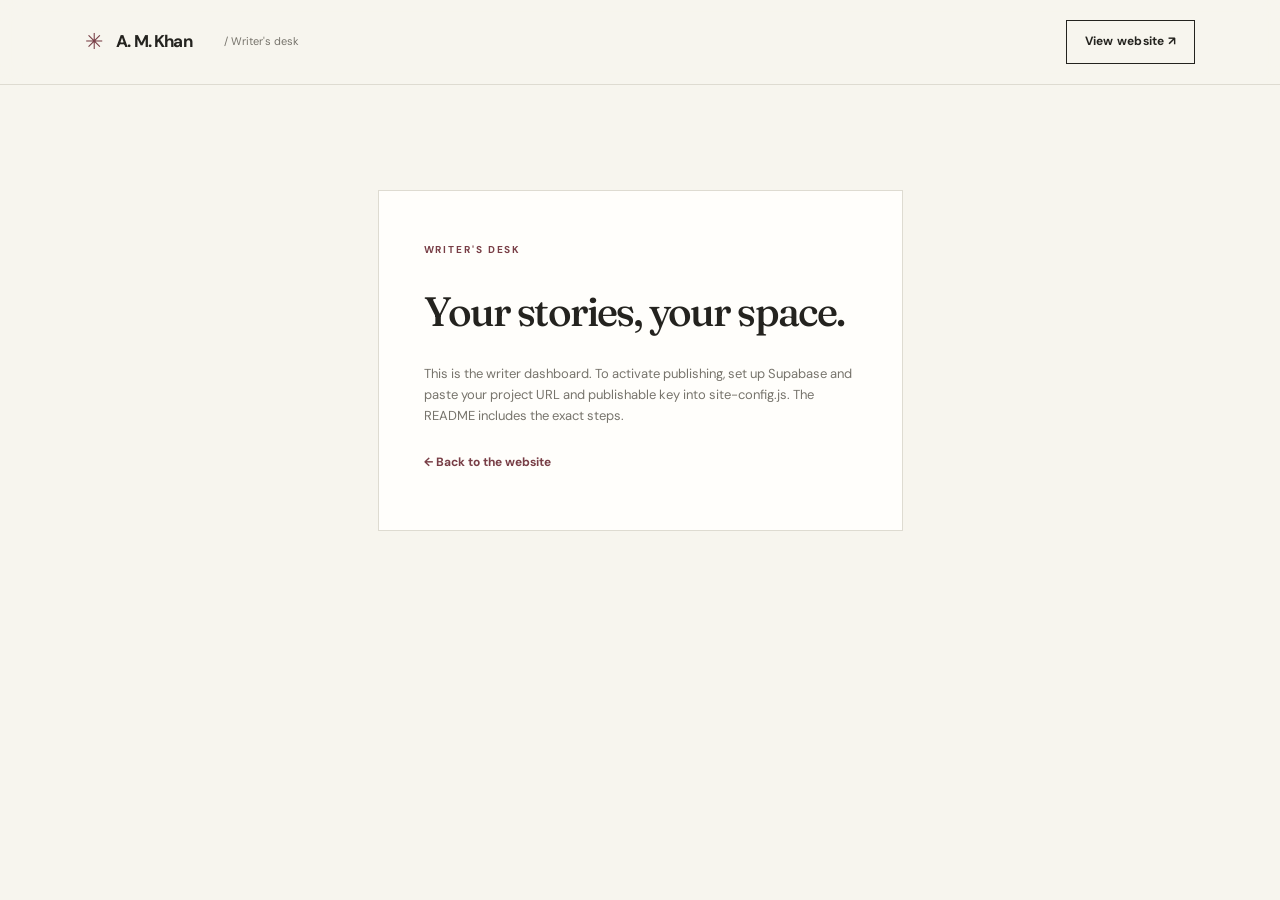
<file: admin.html>
<!doctype html>
<html lang="en">
<head>
  <meta charset="utf-8" />
  <meta name="viewport" content="width=device-width, initial-scale=1" />
  <meta name="theme-color" content="#f7f5ee" />
  <title>Writer's Desk — A. M. Khan</title>
  <link rel="icon" type="image/svg+xml" href="./favicon.svg" />
  <link rel="preconnect" href="https://fonts.googleapis.com" />
  <link rel="preconnect" href="https://fonts.gstatic.com" crossorigin />
  <link href="https://fonts.googleapis.com/css2?family=DM+Sans:wght@400;500;600;700&family=Fraunces:opsz,wght,SOFT,WONK@9..144,400,0,0;9..144,500,0,0;9..144,600,0,0&display=swap" rel="stylesheet" />
  <link rel="stylesheet" href="./styles.css" />
</head>
<body class="admin-body">
  <header class="site-header"><div class="site-shell header-inner"><a href="./" class="wordmark"><span class="wordmark-symbol">✳</span><span data-brand-name>A. M. Khan</span></a><span class="desk-label">/ Writer's desk</span><a href="./" class="header-cta">View website ↗</a></div></header>
  <main id="admin-main" class="site-shell admin-main" tabindex="-1"><div class="loading-screen">Opening the desk...</div></main>
  <div id="toast" role="status" aria-live="polite" class="toast" hidden></div>
  <script type="module" src="./admin.js?v=20261111-categories-v3"></script>
</body>
</html>
</file>
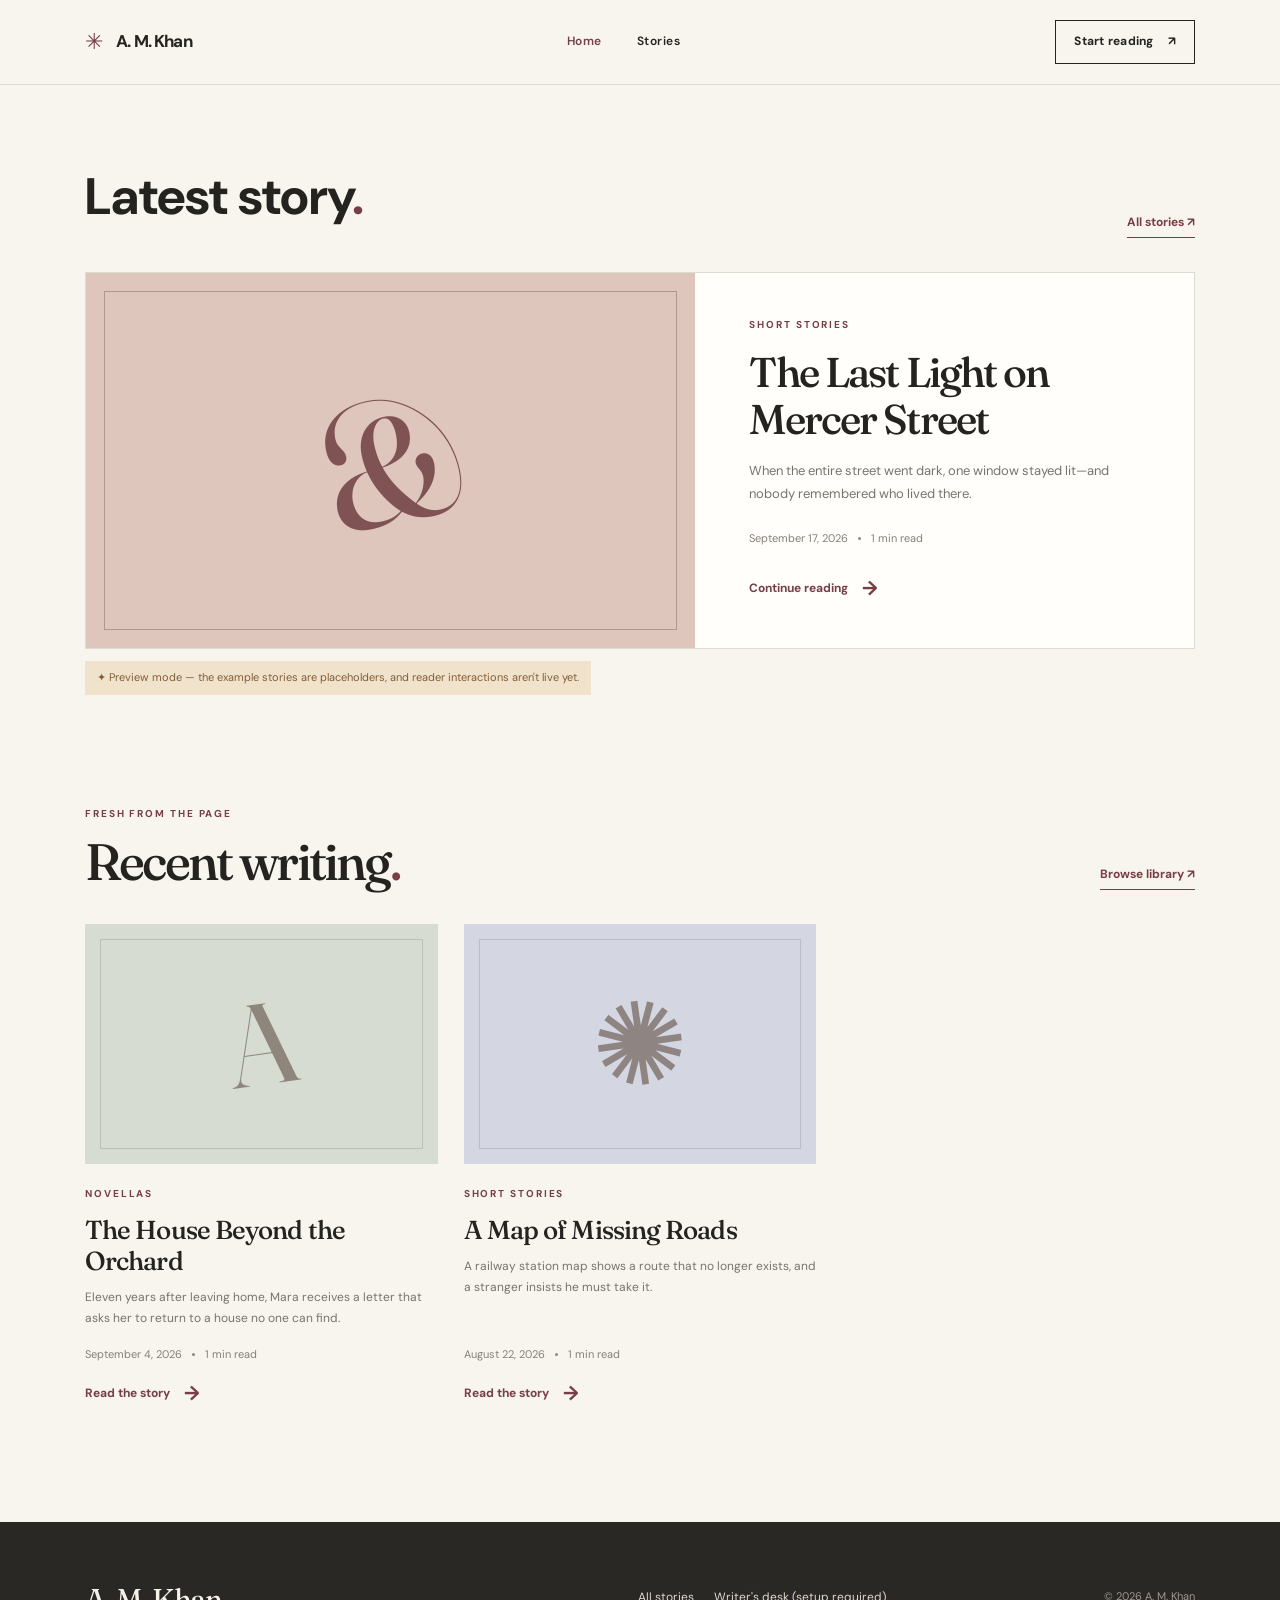
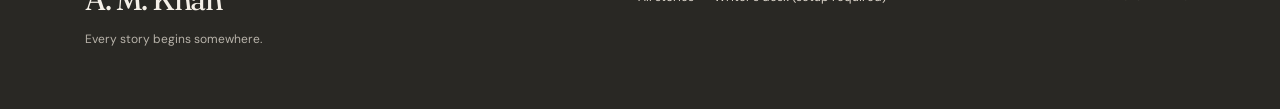
<file: preview.html>
<!doctype html>
<html lang="en">
<head>
  <meta charset="utf-8" />
  <meta name="viewport" content="width=device-width, initial-scale=1" />
  <meta name="theme-color" content="#f7f5ee" />
  <meta name="description" content="Short stories and novellas by A. M. Khan." />
  <title>A. M. Khan — Website Preview</title>
  <link rel="icon" type="image/svg+xml" href="./favicon.svg" />
  <link rel="preconnect" href="https://fonts.googleapis.com" />
  <link rel="preconnect" href="https://fonts.gstatic.com" crossorigin />
  <link href="https://fonts.googleapis.com/css2?family=DM+Sans:wght@400;500;600;700&family=Fraunces:opsz,wght,SOFT,WONK@9..144,400,0,0;9..144,500,0,0;9..144,600,0,0&display=swap" rel="stylesheet" />
  <style>
:root{--paper:#f7f5ee;--white:#fffefb;--ink:#24231f;--muted:#77746c;--accent:#783e46;--accent-hover:#5f2e36;--line:#dedbd1;--peach:#edd4be;--sand:#e9e2d3;--blue:#cbd8df;--shadow:0 24px 66px rgba(40,33,28,.09);--serif:'Fraunces',Georgia,serif;--sans:'DM Sans',Arial,sans-serif}
*{box-sizing:border-box}html{scroll-behavior:smooth}body{margin:0;background:var(--paper);color:var(--ink);font-family:var(--sans);font-size:15px;line-height:1.6;-webkit-font-smoothing:antialiased}button,input,textarea,select{font:inherit}button{cursor:pointer}a{color:inherit;text-decoration:none}img{display:block;max-width:100%}::selection{background:#e5c8c5;color:#41262b}*:focus-visible{outline:3px solid #ba8588;outline-offset:3px}.site-shell{max-width:1190px;margin:auto;padding-left:40px;padding-right:40px}.skip-link{position:absolute;top:-70px;left:24px;z-index:99;background:var(--accent);color:#fff;padding:10px 15px}.skip-link:focus{top:10px}.site-header{border-bottom:1px solid var(--line);background:rgba(247,245,238,.95);position:sticky;top:0;z-index:20;backdrop-filter:blur(12px)}.header-inner{height:84px;display:flex;align-items:center;gap:32px}.wordmark{white-space:nowrap;font-size:17px;font-weight:700;letter-spacing:-.05em;display:inline-flex;align-items:center;gap:4px}.wordmark-symbol{color:var(--accent);font-size:22px;margin-right:10px;font-weight:400}.wordmark-dot{color:var(--accent)}.site-nav{display:flex;gap:35px;margin:auto}.site-nav a{font-size:12px;font-weight:600;letter-spacing:.045em;transition:color .2s}.site-nav a:hover,.site-nav a.active{color:var(--accent)}.header-cta{font-size:12px;font-weight:700;letter-spacing:.02em;border:1px solid var(--ink);padding:11px 18px;white-space:nowrap;transition:background .2s,color .2s}.header-cta:hover{background:var(--ink);color:#fff}.header-cta span{margin-left:11px}.loading-screen{text-align:center;padding:145px 20px;font-family:var(--serif);font-size:25px}.dot-flash{color:var(--accent)}.eyebrow{font-size:10px;font-weight:700;letter-spacing:.19em;color:var(--accent);text-transform:uppercase}.hero{min-height:565px;display:grid;grid-template-columns:1.16fr .84fr;border-bottom:1px solid var(--line);position:relative}.hero-copy{padding:105px 4vw 86px 0;display:flex;flex-direction:column;justify-content:center}.hero h1{font-family:var(--serif);font-size:clamp(51px,5.6vw,78px);line-height:1.06;letter-spacing:-.063em;font-weight:500;max-width:680px;margin:24px 0 27px}.hero h1 em{color:var(--accent);font-style:italic}.hero p{font-size:14px;line-height:1.85;color:var(--muted);max-width:430px;margin:0}.primary-btn{display:inline-flex;align-items:center;justify-content:center;gap:35px;background:var(--accent);color:#fff;border:1px solid var(--accent);padding:14px 21px;font-weight:700;font-size:12px;margin-top:30px;align-self:flex-start;transition:transform .2s,background .2s}.primary-btn:hover{background:var(--accent-hover);transform:translateY(-2px)}.hero-art{background:#eee4d7;position:relative;overflow:hidden;min-height:535px;margin:30px 0 30px 24px;display:flex;align-items:center;justify-content:center}.hero-art::before{content:"";width:355px;height:355px;border:1px solid rgba(120,62,70,.27);border-radius:50%;position:absolute;top:50%;left:50%;transform:translate(-50%,-50%)}.hero-art::after{content:"";width:285px;height:285px;border:1px solid rgba(120,62,70,.15);border-radius:50%;position:absolute;top:50%;left:50%;transform:translate(-50%,-50%)}.hero-art .art-glyph{font-family:var(--serif);color:var(--accent);font-weight:400;font-size:250px;line-height:1;transform:rotate(-12deg);position:relative;z-index:1;opacity:.9}.art-orbit{position:absolute;inset:26px;border:1px solid rgba(120,62,70,.22)}.art-top{position:absolute;top:45px;left:51px;color:var(--accent);font-size:10px;letter-spacing:.25em;font-weight:700}.art-bottom{position:absolute;bottom:45px;right:50px;color:var(--accent);font-family:var(--serif);font-style:italic;font-size:18px}.art-spark{position:absolute;font-family:serif;color:#b36b63;font-size:34px;top:27%;right:18%}.intro-strip{border-bottom:1px solid var(--line);display:flex;align-items:center;justify-content:space-between;gap:20px;padding:28px 0;color:var(--muted);font-size:12px}.intro-strip strong{color:var(--ink);font-size:11px;letter-spacing:.09em;text-transform:uppercase}.intro-strip span{font-family:var(--serif);font-style:italic;font-size:15px}.section{padding-top:92px;padding-bottom:105px}.section-heading{display:flex;align-items:end;justify-content:space-between;gap:24px;margin-bottom:34px}.section-heading h2,.page-heading h1,.about-layout h1{font-family:var(--serif);font-weight:500;letter-spacing:-.055em;line-height:1.12}.section-heading h1,.section-heading h2{font-size:clamp(34px,4vw,53px);margin:9px 0 0}.text-link{font-size:12px;font-weight:700;color:var(--accent);border-bottom:1px solid var(--accent);padding-bottom:5px}.featured-card{display:grid;grid-template-columns:1.1fr .9fr;min-height:370px;background:var(--white);border:1px solid var(--line)}.featured-card > a .feature-visual{height:100%;min-height:330px}.feature-visual{min-height:330px;background:#ead6cf;display:flex;position:relative;overflow:hidden;align-items:center;justify-content:center}.feature-visual::after{content:"";position:absolute;border:1px solid rgba(81,40,38,.3);inset:18px}.feature-visual span{font-family:var(--serif);font-size:170px;color:rgba(92,40,45,.73);line-height:1;font-weight:400;transform:rotate(-12deg)}.feature-visual .cover-img,.card-image .cover-img{position:absolute;width:100%;height:100%;object-fit:cover;inset:0;transform:none;z-index:1}.feature-visual .cover-img{filter:saturate(.8)}.feature-content{padding:44px 54px;display:flex;flex-direction:column;justify-content:center;align-items:flex-start}.feature-content h3{font-family:var(--serif);font-size:clamp(30px,3.25vw,44px);font-weight:500;line-height:1.13;letter-spacing:-.045em;margin:16px 0}.feature-content p{color:var(--muted);font-size:13px;line-height:1.8;margin:0 0 24px}.meta{display:flex;gap:10px;flex-wrap:wrap;align-items:center;color:#858078;font-size:11px}.meta .meta-sep{width:3px;height:3px;border-radius:50%;background:#8a8781}.open-story{display:inline-flex;align-items:center;gap:14px;font-size:12px;font-weight:700;color:var(--accent);margin-top:25px}.open-story span{font-size:20px;transition:transform .2s}.open-story:hover span{transform:translateX(5px)}.section-intro{font-size:13px;color:var(--muted);max-width:550px}.card-grid{display:grid;grid-template-columns:repeat(3,minmax(0,1fr));gap:26px}.story-card{display:flex;flex-direction:column;min-width:0}.card-image{height:240px;background:#e5dfd0;display:flex;align-items:center;justify-content:center;position:relative;overflow:hidden}.card-image::after{content:"";position:absolute;inset:15px;border:1px solid rgba(50,50,40,.16);pointer-events:none;z-index:2}.card-image .card-art{font-family:var(--serif);font-size:115px;color:rgba(84,64,52,.55);transform:rotate(-8deg)}.tone-0{background:#dec6bc}.tone-1{background:#d6dcd1}.tone-2{background:#d4d7e1}.tone-3{background:#e8d3b5}.tone-4{background:#ddd0d6}.card-info{padding:22px 0 8px;flex:1;display:flex;flex-direction:column;align-items:start}.card-info h3{font-family:var(--serif);font-size:26px;line-height:1.18;letter-spacing:-.035em;font-weight:500;margin:13px 0 10px}.card-info h3 a:hover{color:var(--accent)}.card-info p{font-size:12px;line-height:1.75;color:var(--muted);margin:0 0 17px}.card-info .meta{margin-top:auto}.story-card .open-story{margin-top:14px}.empty{padding:75px 30px;text-align:center;border:1px dashed var(--line);background:var(--white)}.empty h3{font-family:var(--serif);font-size:30px;font-weight:500;margin:7px 0}.empty p{color:var(--muted);font-size:13px}.explore-cta{background:#e9e2d7;margin:16px 0 100px;display:flex;align-items:center;justify-content:space-between;gap:30px;padding:51px 64px;position:relative;overflow:hidden}.explore-cta::after{content:'✳';position:absolute;font-size:190px;opacity:.08;right:130px;top:-65px;line-height:1}.explore-cta h2{font-family:var(--serif);font-size:35px;letter-spacing:-.04em;font-weight:500;line-height:1.16;margin:10px 0 0}.explore-cta .primary-btn{margin:0;z-index:1}.page-heading{padding:86px 0 45px;max-width:730px}.page-heading h1{font-size:clamp(50px,6vw,76px);margin:16px 0 22px}.page-heading p{color:var(--muted);font-size:14px;line-height:1.9}.filter-bar{display:flex;gap:12px;flex-wrap:wrap;align-items:center;justify-content:space-between;padding:26px 0 34px;border-top:1px solid var(--line)}.filter-chips{display:flex;gap:8px;flex-wrap:wrap}.chip{background:transparent;color:var(--muted);padding:9px 17px;border:1px solid #d1cec5;font-size:11px;font-weight:700;border-radius:30px}.chip:hover,.chip.active{background:var(--accent);border-color:var(--accent);color:white}.search-input{width:245px;max-width:100%;height:40px;border:1px solid var(--line);background:#fffefb;padding:0 14px;font-size:12px;outline:none}.search-input:focus{border-color:var(--accent)}.library-section{padding-bottom:105px}.library-count{font-size:11px;color:var(--muted);margin:0 0 20px}.preview-note{font-size:11px;color:#815d39;display:inline-flex;background:#f1e3cb;padding:8px 12px;margin-top:12px}.story-article{padding-bottom:110px}.article-header{max-width:850px;margin:auto;text-align:center;padding:74px 0 49px}.article-header h1{font-family:var(--serif);font-size:clamp(46px,6vw,81px);letter-spacing:-.066em;font-weight:500;line-height:1.12;margin:20px 0 21px}.article-subtitle{font-family:var(--serif);font-size:23px;font-style:italic;color:var(--muted);margin:0 0 22px}.article-header .meta{justify-content:center}.article-divider{width:34px;height:1px;background:var(--accent);margin:25px auto}.article-cover{max-width:970px;height:350px;margin:0 auto 60px;background:#e6d4cd;position:relative;overflow:hidden;display:flex;align-items:center;justify-content:center}.article-cover span{font-family:var(--serif);font-size:200px;color:rgba(103,58,64,.55);transform:rotate(-11deg)}.article-cover img{position:absolute;inset:0;width:100%;height:100%;object-fit:cover}.article-body{max-width:690px;margin:0 auto;font-family:var(--serif);font-size:20px;line-height:1.95;letter-spacing:-.004em}.article-body p{margin:0 0 24px}.article-body h2{font-size:37px;line-height:1.25;margin:50px 0 20px;font-weight:500;letter-spacing:-.04em}.article-body h3{font-size:29px;font-weight:500;margin:33px 0 12px}.article-body blockquote{border-left:2px solid var(--accent);padding:8px 0 8px 24px;margin:36px 0;color:var(--accent);font-size:25px;font-style:italic}.article-body ul,.article-body ol{padding-left:28px}.article-body li{margin-bottom:10px}.article-body a{color:var(--accent);text-decoration:underline;text-underline-offset:4px}.article-body hr{border:0;border-top:1px solid var(--line);margin:42px 0}.article-action-bar{max-width:690px;margin:65px auto 0;padding:26px 0;border-top:1px solid var(--line);border-bottom:1px solid var(--line);display:flex;justify-content:space-between;gap:16px;align-items:center}.like-btn,.ghost-btn,.small-btn{display:inline-flex;align-items:center;justify-content:center;gap:9px;background:transparent;border:1px solid #c8c4ba;padding:11px 17px;font-size:12px;font-weight:700;color:var(--ink);transition:background .2s}.like-btn:hover,.ghost-btn:hover,.small-btn:hover{background:#eee7dd}.like-btn.liked{color:var(--accent);border-color:#c48e92;background:#f5e5e4}.comments-section{max-width:690px;margin:75px auto 0}.comments-section h2{font-family:var(--serif);font-size:37px;font-weight:500;letter-spacing:-.04em;margin:0 0 7px}.comment-intro{font-size:13px;color:var(--muted);margin:0 0 25px}.comment-card{padding:22px 0;border-bottom:1px solid var(--line)}.comment-top{display:flex;justify-content:space-between;gap:12px}.comment-name{font-weight:700;font-size:12px}.comment-date{font-size:11px;color:var(--muted)}.comment-body{font-size:13px;white-space:pre-wrap;overflow-wrap:anywhere;line-height:1.8;margin:8px 0 0}.comment-pending{color:#8d6842;font-size:11px;font-weight:600}.comment-empty{padding:20px 0;font-size:13px;color:var(--muted)}.comment-form,.login-panel{background:var(--white);padding:29px;border:1px solid var(--line);margin-top:28px}.comment-form h3,.login-panel h3{font-family:var(--serif);font-size:24px;font-weight:500;margin:0 0 10px}.comment-form label,.login-panel label{display:block;font-size:11px;font-weight:700;margin:14px 0 7px}.form-input,.form-textarea,.form-select{display:block;width:100%;border:1px solid #cfcac0;background:white;padding:12px 13px;border-radius:0;font-size:13px;color:var(--ink)}.form-textarea{min-height:130px;resize:vertical}.form-input:focus,.form-textarea:focus,.form-select:focus{outline:2px solid #c79c9f;border-color:var(--accent)}.form-hint{font-size:11px;color:var(--muted)}.form-btn{margin-top:15px}.form-btn:disabled{opacity:.6;cursor:wait}.signout-line{margin:12px 0;font-size:12px;color:var(--muted)}.signout-line button{background:transparent;border:0;text-decoration:underline;color:var(--accent);padding:0}.about-layout{display:grid;grid-template-columns:1fr .75fr;gap:90px;align-items:center;padding-top:90px;padding-bottom:130px}.about-layout h1{font-size:clamp(51px,6vw,77px);margin:20px 0 24px}.about-layout p{font-size:14px;line-height:2;color:var(--muted)}.about-art{height:500px;background:#d7cbc1;display:flex;align-items:center;justify-content:center;position:relative;overflow:hidden}.about-art::before{content:"";width:330px;height:330px;border:1px solid rgba(115,62,65,.45);border-radius:50%;position:absolute}.about-art::after{content:"";width:280px;height:280px;border:1px solid rgba(115,62,65,.27);border-radius:50%;position:absolute}.about-art span{font-family:var(--serif);font-size:145px;color:var(--accent);z-index:1}.site-footer{background:#292824;color:#f5f0e8;padding:54px 0}.footer-inner{display:grid;grid-template-columns:1.2fr 1fr auto;gap:30px;align-items:start}.footer-brand{font-family:var(--serif);font-size:30px;letter-spacing:-.05em}.footer-inner p{margin:6px 0;color:#b8b3aa;font-size:12px}.footer-links{display:flex;gap:20px;font-size:12px;color:#dfd8ce;flex-wrap:wrap;padding-top:12px}.footer-links a:hover{color:#f5c4b1}.footer-note{font-size:11px;color:#9c978f;padding-top:12px;white-space:nowrap}.toast{position:fixed;right:24px;bottom:24px;z-index:80;background:var(--ink);color:white;padding:15px 21px;max-width:360px;box-shadow:var(--shadow);font-size:13px}.toast[hidden]{display:none}.error-block{max-width:690px;margin:80px auto 100px;background:#f6e5e1;border:1px solid #d3b1ae;padding:25px}.error-block strong{color:#824148}.error-block p{font-size:12px;line-height:1.8}.back-link{display:inline-flex;gap:10px;color:var(--accent);font-size:12px;font-weight:700}.demo-banner{background:#f2e8d8;border-bottom:1px solid #e5d3ba;padding:10px 20px;text-align:center;font-size:11px;color:#7b5b3c}.demo-banner a{font-weight:700;text-decoration:underline}.admin-body{min-height:100vh}.desk-label{color:var(--muted);font-size:11px;margin-right:auto}.admin-main{padding-top:50px;padding-bottom:100px}.admin-intro h1{font-family:var(--serif);font-size:52px;letter-spacing:-.05em;font-weight:500;margin:10px 0 6px}.admin-intro p{color:var(--muted);font-size:13px}.admin-tabs{display:flex;gap:10px;margin:35px 0 25px;border-bottom:1px solid var(--line)}.admin-tab{border:0;background:transparent;color:var(--muted);padding:11px 19px 17px;font-size:12px;font-weight:700;border-bottom:2px solid transparent}.admin-tab.active{border-color:var(--accent);color:var(--accent)}.editor-grid{display:grid;grid-template-columns:minmax(0,.86fr) minmax(0,1.14fr);gap:27px}.editor-pane,.preview-pane,.admin-panel{padding:31px;border:1px solid var(--line);background:var(--white)}.editor-pane h2,.preview-pane h2,.admin-panel h2{font-family:var(--serif);font-size:26px;font-weight:500;letter-spacing:-.035em;margin:0 0 20px}.editor-pane label{display:block;font-size:11px;font-weight:700;margin:16px 0 7px}.editor-pane label:first-of-type{margin-top:0}.editor-pane .form-textarea{min-height:350px;line-height:1.6}.two-col{display:grid;grid-template-columns:1fr 1fr;gap:13px}.toggle-row{display:flex;align-items:center;gap:9px;margin:18px 0 10px}.toggle-row label{margin:0}.editor-buttons{display:flex;gap:11px;flex-wrap:wrap;align-items:center}.editor-buttons .primary-btn{margin:14px 0 0}.editor-buttons .ghost-btn{margin-top:14px}.preview-pane{min-height:580px}.preview-pane .eyebrow{margin-top:20px}.preview-title{font-family:var(--serif);font-size:35px;line-height:1.15;font-weight:500;letter-spacing:-.04em;margin:10px 0}.preview-body{font-family:var(--serif);font-size:16px;line-height:1.85;border-top:1px solid var(--line);padding-top:19px;max-height:550px;overflow-y:auto}.preview-body p{margin:0 0 14px}.preview-body h2{font-size:24px}.preview-body blockquote{border-left:2px solid var(--accent);padding-left:13px;color:var(--accent)}.preview-body a{color:var(--accent);text-decoration:underline}.admin-list{display:flex;flex-direction:column;gap:0}.admin-list-row{border-bottom:1px solid var(--line);display:flex;justify-content:space-between;gap:20px;align-items:center;padding:20px 0}.admin-list-row:last-child{border:0}.admin-list-row strong{font-family:var(--serif);font-weight:500;font-size:22px;line-height:1.25}.admin-list-row p{font-size:11px;color:var(--muted);margin:5px 0}.list-actions{display:flex;gap:8px;flex-wrap:wrap;flex-shrink:0}.small-btn{padding:7px 12px;font-size:11px}.small-btn.danger{color:#a04747}.admin-panel .comment-body{max-width:680px}.admin-auth-card{max-width:525px;margin:55px auto;padding:45px;background:var(--white);border:1px solid var(--line)}.admin-auth-card h1{font-family:var(--serif);font-weight:500;font-size:41px;letter-spacing:-.045em;line-height:1.2}.admin-auth-card p{font-size:13px;color:var(--muted)}.admin-status{display:flex;align-items:center;gap:15px}.admin-status button{border:0;background:transparent;color:var(--accent);font-size:12px;text-decoration:underline}.muted{color:var(--muted)}.hidden{display:none!important}
@media(max-width:980px){.hero h1{font-size:55px}.hero-art{min-height:465px}.feature-content{padding:33px}.about-layout{gap:45px}.editor-grid{grid-template-columns:1fr}.preview-pane{min-height:300px}.footer-inner{grid-template-columns:1fr 1fr}.footer-note{grid-column:1 / -1}}
@media(max-width:720px){.site-shell{padding-left:22px;padding-right:22px}.header-inner{height:68px;gap:10px}.wordmark{font-size:13px}.wordmark-symbol{font-size:19px;margin-right:3px}.site-nav{gap:15px;margin-left:auto;margin-right:0}.site-nav a{font-size:11px}.header-cta{display:none}.hero{grid-template-columns:1fr}.hero-copy{padding:66px 0 58px}.hero h1{font-size:clamp(47px,12vw,65px)}.hero-art{min-height:320px;height:330px;margin:0 0 26px}.hero-art .art-glyph{font-size:155px}.hero-art::before{width:245px;height:245px}.hero-art::after{width:195px;height:195px}.art-top{top:28px;left:27px}.art-bottom{bottom:27px;right:26px}.art-spark{top:22%;right:17%}.intro-strip{display:block;padding:24px 0}.intro-strip > span{display:block;margin-top:7px}.section{padding-top:60px;padding-bottom:65px}.section-heading{align-items:start}.section-heading h1,.section-heading h1,.section-heading h2{font-size:39px}.featured-card{grid-template-columns:1fr}.feature-visual{min-height:250px}.feature-visual span{font-size:120px}.feature-content{padding:30px}.card-grid{grid-template-columns:1fr 1fr;gap:22px}.card-image{height:190px}.card-info h3{font-size:23px}.explore-cta{padding:35px 28px;margin-bottom:68px}.explore-cta h2{font-size:28px}.page-heading{padding:58px 0 30px}.page-heading h1{font-size:53px}.filter-bar{align-items:start}.search-input{width:100%}.story-article{padding-bottom:65px}.article-header{padding:54px 0 35px}.article-header h1{font-size:49px}.article-cover{height:250px;margin-bottom:38px}.article-body{font-size:18px}.article-body h2{font-size:30px}.comments-section{margin-top:52px}.about-layout{grid-template-columns:1fr;padding-top:60px;gap:30px;padding-bottom:75px}.about-art{height:350px}.footer-inner{grid-template-columns:1fr}.footer-note{grid-column:auto}.desk-label{font-size:10px}.admin-main{padding-top:27px}.admin-intro h1{font-size:42px}.admin-tabs{gap:0}.editor-pane,.preview-pane,.admin-panel{padding:22px}.admin-list-row{align-items:start;flex-direction:column}}
@media(max-width:460px){.site-nav{gap:13px}.site-nav a{font-size:10px}.wordmark{font-size:11px}.wordmark-symbol{font-size:15px}.card-grid{grid-template-columns:1fr;gap:30px}.card-image{height:235px}.feature-content h3{font-size:35px}.explore-cta{display:block}.explore-cta .primary-btn{margin-top:22px}.article-header h1{font-size:42px}.article-action-bar{align-items:start}.comment-form,.login-panel{padding:21px}.two-col{grid-template-columns:1fr}.admin-auth-card{padding:26px}.editor-buttons{display:block}}
@media(prefers-reduced-motion:reduce){*,*::before,*::after{scroll-behavior:auto!important;transition:none!important}}

/* Homepage now opens directly with the most recent published story. */
.home-latest{padding-top:62px}
@media(max-width:720px){.home-latest{padding-top:42px}}
</style>
</head>
<body>
  <a class="skip-link" href="#main-content">Skip to content</a>
  <header class="site-header">
    <div class="site-shell header-inner">
      <a class="wordmark" href="./preview.html" aria-label="Home"><span class="wordmark-symbol">✳</span><span data-brand-name>A. M. Khan</span></a>
      <nav class="site-nav" aria-label="Main navigation"><a href="./preview.html" data-nav="home">Home</a><a href="./preview.html?view=stories" data-nav="stories">Stories</a></nav>
      <a class="header-cta" href="./preview.html?view=stories">Start reading <span aria-hidden="true">↗</span></a>
    </div>
  </header>
  <main id="main-content" tabindex="-1"><div class="loading-screen">Opening the journal<span class="dot-flash">...</span></div></main>
  <footer class="site-footer"><div class="site-shell footer-inner"><div><a class="footer-brand" href="./preview.html"><span data-brand-name>A. M. Khan</span></a><p>Every story begins somewhere.</p></div><div class="footer-links"><a href="./preview.html?view=stories">All stories</a><span title="Publishing requires the full website setup">Writer's desk (setup required)</span></div><span class="footer-note">© <span id="year"></span> <span data-brand-name>A. M. Khan</span></span></div></footer>
  <div id="toast" role="status" aria-live="polite" class="toast" hidden></div>
  <script>
// Edit this file to personalize the website.
// Paste only your Supabase PROJECT URL and PUBLISHABLE / ANON key below.
// Never put a Supabase secret/service_role key in a website file.
const SITE = {
  name: 'A. M. Khan',
  shortName: 'A. M. Khan',
  description: 'Stories, reflections, and moments worth putting into words, by A. M. Khan.',
  supabaseUrl: '',
  supabaseAnonKey: ''
};

const isConfigured = false;
const getSupabase = async () => null;
const esc = (x = '') => String(x ?? '').replace(/[&<>"']/g, c => ({'&':'&amp;','<':'&lt;','>':'&gt;','"':'&quot;',"'":'&#39;'}[c]));
const slugify = value => String(value ?? '').toLowerCase().normalize('NFKD').replace(/[\u0300-\u036f]/g,'').replace(/[^a-z0-9]+/g,'-').replace(/^-|-$/g,'').slice(0,100);
const prettyDate = iso => iso ? new Intl.DateTimeFormat('en-CA',{year:'numeric',month:'long',day:'numeric',timeZone:'UTC'}).format(new Date(iso)) : '';
const readTime = text => Math.max(1,Math.ceil(String(text || '').trim().split(/\s+/).filter(Boolean).length / 220));
const storyUrl = slug => `./preview.html?story=${encodeURIComponent(slug)}`;
const coverUrl = value => { try { const u = new URL(value); return ['https:','http:'].includes(u.protocol) ? u.href : null; } catch { return null; } };
function renderMarkdown(markdown = '') {
  // Markdown is converted from HTML-escaped text. Raw HTML/scripts are never executed.
  const inline = value => {
    let s = esc(value);
    s = s.replace(/\*\*([^*\n]+)\*\*/g,'<strong>$1</strong>').replace(/\*([^*\n]+)\*/g,'<em>$1</em>');
    s = s.replace(/\[([^\]\n]+)\]\((https?:\/\/[^\s)]+)\)/g,(_m,label,url) => `<a target="_blank" rel="noopener noreferrer nofollow" href="${url.replace(/&amp;/g,'&amp;')}">${label}</a>`);
    return s;
  };
  const rows = String(markdown).replace(/\r/g,'').split('\n');
  const html=[]; let list=null; let paragraph=[];
  const flushP = () => { if(paragraph.length){html.push(`<p>${paragraph.map(inline).join('<br>')}</p>`);paragraph=[];} };
  const flushList = () => { if(list){html.push(`</${list}>`);list=null;} };
  for(const raw of rows){ const line=raw.trim();
    if(!line){flushP();flushList();continue;}
    const heading=line.match(/^(#{1,3})\s+(.+)$/);
    const bullet=line.match(/^[-*]\s+(.+)$/);
    const number=line.match(/^\d+[.)]\s+(.+)$/);
    if(heading){flushP();flushList();html.push(`<h${Math.max(2,heading[1].length)}>${inline(heading[2])}</h${Math.max(2,heading[1].length)}>`);}
    else if(line==='---'){flushP();flushList();html.push('<hr>');}
    else if(line.startsWith('> ')){flushP();flushList();html.push(`<blockquote>${inline(line.slice(2))}</blockquote>`);}
    else if(bullet||number){flushP();const type=bullet?'ul':'ol';if(list!==type){flushList();html.push(`<${type}>`);list=type;}html.push(`<li>${inline((bullet||number)[1])}</li>`);}
    else{flushList();paragraph.push(line);}
  }
  flushP();flushList();return html.join('\n');
}
let toastTimer;
function toast(message) {
 const node=document.querySelector('#toast'); if(!node)return;
 node.textContent=String(message);node.hidden=false;clearTimeout(toastTimer);toastTimer=setTimeout(()=>node.hidden=true,4500);
}
function fillBrand(site){
 document.querySelectorAll('[data-brand-name]').forEach(el=>el.textContent=site.name);
 document.title=`${site.name} — Stories`;
 const year=document.querySelector('#year');if(year)year.textContent=new Date().getFullYear();
}


// These are original, clearly labeled placeholder texts for the unconnected preview.
// Once Supabase is connected, only stories published in your database are shown.
const STORY_CATEGORIES = ['Short Stories', 'Novellas'];

const PREVIEW_STORIES = [
  { id:'preview-1',slug:'the-last-light-on-mercer-street',title:'The Last Light on Mercer Street',subtitle:'A short story about one strange evening.',excerpt:'When the entire street went dark, one window stayed lit—and nobody remembered who lived there.',category:'Short Stories',published_at:'2026-09-17T12:00:00Z',cover_image:null,body:`The power went out just after nine. First the lamps flickered, then every window on Mercer Street turned black. Except one. On the fourth floor of number twenty-six, a yellow light continued to burn.

Elias had lived across the road for seven years. He knew the woman on the ground floor, the twins in the attic, and the man who walked a greyhound at dawn. But he could not recall anyone ever entering that fourth-floor apartment.

At the window, a silhouette raised its hand.

Elias raised his own before he thought better of it.

*This is a fictional sample for the website preview, not a published work by A. M. Khan.*` },
  { id:'preview-2',slug:'the-house-beyond-the-orchard',title:'The House Beyond the Orchard',subtitle:'An opening excerpt from a sample novella.',excerpt:'Eleven years after leaving home, Mara receives a letter that asks her to return to a house no one can find.',category:'Novellas',published_at:'2026-09-04T12:00:00Z',cover_image:null,body:`The envelope had no return address. Inside was a single page, folded twice, with a drawing of the orchard where Mara had spent her childhood summers.

At the bottom, in handwriting she recognized but could not place, were six words: Come before the trees lose their leaves.

She called her brother that evening. He told her the orchard had been cut down years ago. Then he went silent, as though there were something else he had meant to say.

## The road back

By morning, Mara had packed a bag. The bus would take her as far as the old village. After that, she would have to walk.

*This is only a fictional sample excerpt for the website preview, not a complete novella or a published work by A. M. Khan.*` },
  { id:'preview-3',slug:'a-map-of-missing-roads',title:'A Map of Missing Roads',subtitle:'A short story about finding a way home.',excerpt:'A railway station map shows a route that no longer exists, and a stranger insists he must take it.',category:'Short Stories',published_at:'2026-08-22T12:00:00Z',cover_image:null,body:`The map behind the station glass was older than the building itself. Its edges had faded to the colour of tea, and the red line marking the northern route disappeared into a patch of white.

Nabil leaned closer. The line ended at a town he had never heard of, though he was certain he had seen its name before.

A woman in a green coat stopped beside him. “That train leaves at half past six,” she said.

“There is no train,” he answered.

The woman checked the clock, then looked at him with something like pity.

*This is a fictional sample for the website preview, not a published work by A. M. Khan.*` }
];

const main = document.getElementById('main-content');
let posts = [];
let supabase = null;
let currentUser = null;
const artLetters = ['&','A','✺','S','✦'];

function updateNavigation(view) {
  document.querySelectorAll('[data-nav]').forEach(a => a.classList.toggle('active', a.dataset.nav === view));
}
function visual(post, index = 0, cls = 'card-image') {
  const src = coverUrl(post.cover_image);
  const image = src ? `<img class="cover-img" src="${esc(src)}" alt="" loading="lazy" />` : `<span class="${cls === 'card-image' ? 'card-art' : ''}" aria-hidden="true">${artLetters[index % artLetters.length]}</span>`;
  return `<div class="${cls} tone-${index%5}">${image}</div>`;
}
function meta(post) {return `<div class="meta"><span>${esc(prettyDate(post.published_at || post.created_at))}</span><span class="meta-sep"></span><span>${readTime(post.body)} min read</span></div>`;}
function card(post,index){return `<article class="story-card"><a href="${storyUrl(post.slug)}" aria-label="Read ${esc(post.title)}">${visual(post,index)}</a><div class="card-info"><span class="eyebrow">${esc(post.category || 'Story')}</span><h3><a href="${storyUrl(post.slug)}">${esc(post.title)}</a></h3><p>${esc(post.excerpt || post.subtitle || '')}</p>${meta(post)}<a class="open-story" href="${storyUrl(post.slug)}">Read the story <span aria-hidden="true">→</span></a></div></article>`;}
function featured(post){return `<article class="featured-card"> <a href="${storyUrl(post.slug)}" aria-label="Read ${esc(post.title)}">${visual(post,0,'feature-visual')}</a><div class="feature-content"><span class="eyebrow">${esc(post.category || 'Story')}</span><h3>${esc(post.title)}</h3><p>${esc(post.excerpt || post.subtitle || '')}</p>${meta(post)}<a href="${storyUrl(post.slug)}" class="open-story">Continue reading <span aria-hidden="true">→</span></a></div></article>`;}
function previewNote(){return !isConfigured ? `<div class="preview-note">✦ Preview mode — the example stories are placeholders, and reader interactions aren't live yet.</div>` : ''}
function empty(label='No stories have been published yet.'){return `<div class="empty"><span class="eyebrow">THE NEXT CHAPTER</span><h3>A blank page, full of possibilities.</h3><p>${esc(label)}</p></div>`;}
function setDescription(value){const tag=document.querySelector('meta[name="description"]');if(tag)tag.setAttribute('content',String(value||SITE.description).slice(0,160));}

function renderHome(){
 updateNavigation('home');setDescription(SITE.description);document.title=`${SITE.name} — Stories`;
 const first=posts[0];
 main.innerHTML=`
 <section class="section home-latest site-shell"><div class="section-heading"><h1>Latest story<span class="wordmark-dot">.</span></h1><a href="./preview.html?view=stories" class="text-link">All stories ↗</a></div>${first ? featured(first) : empty()}${previewNote()}</section>
 <section class="section site-shell" style="padding-top:0"><div class="section-heading"><div><span class="eyebrow">FRESH FROM THE PAGE</span><h2>Recent writing<span class="wordmark-dot">.</span></h2></div><a href="./preview.html?view=stories" class="text-link">Browse library ↗</a></div>${posts.length > 1 ? `<div class="card-grid">${posts.slice(1,4).map((p,i)=>card(p,i+1)).join('')}</div>` : posts.length ? `<div class="section-intro">More stories are on their way.</div>` : empty()}</section>`;
}
function renderLibrary(){
 updateNavigation('stories');setDescription(`Browse short stories and novellas by ${SITE.name}.`);
 const cats=STORY_CATEGORIES;
 main.innerHTML=`<div class="site-shell"><div class="page-heading"><span class="eyebrow">THE STORY COLLECTION</span><h1>Words worth <em style="color:var(--accent)">sharing.</em></h1><p>Explore short stories and novellas. Find your next read.</p>${previewNote()}</div><section class="library-section"><div class="filter-bar"><div class="filter-chips" id="filter-chips">${cats.map((cat,i)=>`<button type="button" class="chip ${i===0?'active':''}" data-category="${esc(cat)}" aria-pressed="${i===0?'true':'false'}">${esc(cat)}</button>`).join('')}</div><label><span class="hidden">Search stories</span><input id="story-search" class="search-input" type="search" placeholder="Search stories..." aria-label="Search stories"></label></div><p class="library-count" id="library-count"></p><div class="card-grid" id="story-grid"></div></section></div>`;
 const grid=document.getElementById('story-grid'); const count=document.getElementById('library-count');let category='Short Stories';let search='';
 const refresh=()=>{const filtered=posts.filter(p=>p.category===category&&(`${p.title} ${p.excerpt||''} ${p.category||''}`.toLowerCase().includes(search)));grid.innerHTML=filtered.length?filtered.map((p,i)=>card(p,i)).join(''):empty('No stories match this search. Try a different word or category.');count.textContent=`${filtered.length} ${filtered.length===1?'story':'stories'}`;};
 document.getElementById('story-search').addEventListener('input',e=>{search=e.target.value.toLowerCase().trim();refresh();});
 document.getElementById('filter-chips').addEventListener('click',e=>{const button=e.target.closest('[data-category]');if(!button)return;category=button.dataset.category;document.querySelectorAll('.chip').forEach(c=>{c.classList.toggle('active',c===button);c.setAttribute('aria-pressed',String(c===button));});refresh();});
 refresh();
}
async function renderStory(post){
 updateNavigation('stories');setDescription(post.excerpt||post.subtitle||post.title);document.title=`${post.title} — ${SITE.name}`;
 const src=coverUrl(post.cover_image);
 main.innerHTML=`<article class="site-shell story-article"><div class="article-header"><a class="back-link" href="./preview.html?view=stories">← All stories</a><div class="article-divider"></div><span class="eyebrow">${esc(post.category || 'Story')}</span><h1>${esc(post.title)}</h1>${post.subtitle?`<p class="article-subtitle">${esc(post.subtitle)}</p>`:''}${meta(post)}${!isConfigured?previewNote():''}</div><div class="article-cover tone-0">${src?`<img src="${esc(src)}" alt="Story cover image"/>`:'<span aria-hidden="true">✳</span>'}</div><div class="article-body">${renderMarkdown(post.body)}</div><div class="article-action-bar"><button type="button" id="like-btn" class="like-btn" aria-pressed="false">♡ <span id="like-label">Like this story</span> <span id="like-count"></span></button><button type="button" class="ghost-btn" id="share-btn">Share story ↗</button></div><section class="comments-section" id="comments"><span class="eyebrow">THE CONVERSATION</span><h2>Leave a thought<span class="wordmark-dot">.</span></h2><p class="comment-intro">Every story becomes richer when it's shared. I'd love to hear what you think.</p><div id="comments-list"><div class="comment-empty">Loading comments...</div></div><div id="reader-area"></div></section></article>`;
 document.getElementById('share-btn').addEventListener('click',async()=>{try{await navigator.clipboard.writeText(location.href);toast('Story link copied to clipboard.');}catch{toast('Copy the URL from your address bar to share.');}});
 if (!isConfigured){document.getElementById('like-btn').addEventListener('click',()=>toast('Connect Supabase to enable likes.'));document.getElementById('comments-list').innerHTML='<p class="comment-empty">Reader comments will appear here once your site is connected.</p>';document.getElementById('reader-area').innerHTML='<div class="login-panel"><h3>Reader discussion, coming soon.</h3><p class="form-hint">After you connect Supabase and configure sign-in emails, visitors can like and comment on your stories.</p></div>';return;}
 await renderEngagement(post);
}
async function renderEngagement(post){
 const likesEl=document.getElementById('like-count');const likeBtn=document.getElementById('like-btn');
 const fetchLikes=async()=>{const {data,error}=await supabase.rpc('story_like_count',{target_story_id:post.id});if(!error)likesEl.textContent=`(${data??0})`;};
 await fetchLikes();
 let liked=false;
 if(currentUser){const {data}=await supabase.from('story_likes').select('story_id').eq('story_id',post.id).eq('user_id',currentUser.id).maybeSingle();liked=Boolean(data);}
 const setLiked=()=>{likeBtn.classList.toggle('liked',liked);likeBtn.setAttribute('aria-pressed',String(liked));document.getElementById('like-label').textContent=liked?'Liked':'Like this story';likeBtn.firstChild.textContent=liked?'♥ ':'♡ ';};setLiked();
 likeBtn.addEventListener('click',async()=>{if(!currentUser){toast('Sign in below to like this story.');document.getElementById('reader-area').scrollIntoView({behavior:'smooth',block:'center'});return;}likeBtn.disabled=true;
  const {error}=liked?await supabase.from('story_likes').delete().eq('story_id',post.id).eq('user_id',currentUser.id):await supabase.from('story_likes').insert({story_id:post.id,user_id:currentUser.id});
  if(error){toast(`Couldn't update like: ${error.message}`);}else{liked=!liked;setLiked();await fetchLikes();}likeBtn.disabled=false;
 });
 const {data:comments,error:commentsError}=await supabase.from('comments').select('id,display_name,body,created_at,approved,user_id').eq('story_id',post.id).order('created_at',{ascending:true});
 const commentsEl=document.getElementById('comments-list');
 if(commentsError){commentsEl.innerHTML=`<div class="error-block"><strong>Comments unavailable.</strong><p>${esc(commentsError.message)}</p></div>`;}
 else if(!comments?.length){commentsEl.innerHTML='<p class="comment-empty">No comments yet. Be the first to share a thought.</p>';}
 else{commentsEl.innerHTML=comments.map(c=>`<div class="comment-card"><div class="comment-top"><span class="comment-name">${esc(c.display_name)}</span><span class="comment-date">${esc(prettyDate(c.created_at))}</span></div><p class="comment-body">${esc(c.body)}</p>${!c.approved?'<span class="comment-pending">Awaiting review — only you can see this comment</span>':''}</div>`).join('');}
 const area=document.getElementById('reader-area');
 if(!currentUser){area.innerHTML=`<div class="login-panel"><h3>Join the conversation</h3><p class="form-hint">Sign in with your email to like stories and leave a comment. No password needed.</p><form id="reader-login"><label for="login-email">Email address</label><input required type="email" id="login-email" class="form-input" autocomplete="email" placeholder="you@example.com" maxlength="254"><button class="primary-btn form-btn" type="submit">Send sign-in link ↗</button><p id="login-status" class="form-hint" aria-live="polite"></p></form></div>`;
  document.getElementById('reader-login').addEventListener('submit',async e=>{e.preventDefault();const btn=e.target.querySelector('button');btn.disabled=true;const email=e.target.querySelector('input').value.trim();const {error}=await supabase.auth.signInWithOtp({email,options:{emailRedirectTo:location.href.split('#')[0]}});document.getElementById('login-status').textContent=error?error.message:'Check your inbox for a sign-in link. Open it to return to this story.';btn.disabled=false;});return;}
 area.innerHTML=`<div class="signout-line">Commenting as <strong>${esc(currentUser.email||'a signed-in reader')}</strong>. <button id="reader-signout" type="button">Sign out</button></div><form id="comment-form" class="comment-form"><h3>Write a comment</h3><label for="comment-name">Display name</label><input id="comment-name" class="form-input" maxlength="50" minlength="2" required placeholder="Your name"><label for="comment-body">Your thoughts</label><textarea id="comment-body" class="form-textarea" required minlength="3" maxlength="1500" placeholder="What stayed with you from this story?"></textarea><p class="form-hint">Comments are reviewed before they become public. Be kind, and stay on topic.</p><button class="primary-btn form-btn" type="submit">Post comment ↗</button></form>`;
 document.getElementById('reader-signout').addEventListener('click',async()=>{await supabase.auth.signOut();location.reload();});
 document.getElementById('comment-form').addEventListener('submit',async e=>{e.preventDefault();const btn=e.target.querySelector('button');btn.disabled=true;const name=document.getElementById('comment-name').value.trim();const body=document.getElementById('comment-body').value.trim();if(name.length<2||body.length<3){toast('Please add a name and a longer comment.');btn.disabled=false;return;}
  const {error}=await supabase.from('comments').insert({story_id:post.id,user_id:currentUser.id,display_name:name,body});
  if(error){toast(`Couldn't submit comment: ${error.message}`);btn.disabled=false;}else{
   toast('Thanks! Your comment is awaiting approval.');
   const list=document.getElementById('comments-list');
   if(list.querySelector('.comment-empty')) list.innerHTML='';
   const pending=document.createElement('div');pending.className='comment-card';
   const top=document.createElement('div');top.className='comment-top';
   const display=document.createElement('span');display.className='comment-name';display.textContent=name;
   const date=document.createElement('span');date.className='comment-date';date.textContent='Just now';
   const text=document.createElement('p');text.className='comment-body';text.textContent=body;
   const status=document.createElement('span');status.className='comment-pending';status.textContent='Awaiting review — only you can see this comment';
   top.append(display,date);pending.append(top,text,status);list.append(pending);
   document.getElementById('comment-body').value='';btn.disabled=false;
  }
 });
}
async function initialize(){
 fillBrand(SITE);
 try{
  if(isConfigured){supabase=await getSupabase();const [{data,error},{data:userData}]=await Promise.all([supabase.from('stories').select('id,slug,title,subtitle,excerpt,body,category,cover_image,published_at,created_at').eq('published',true).order('published_at',{ascending:false}),supabase.auth.getUser()]);if(error)throw error;posts=(data||[]).filter(p=>STORY_CATEGORIES.includes(p.category));currentUser=userData?.user||null;}
  else{posts=PREVIEW_STORIES;}
  const params=new URLSearchParams(location.search);
  const slug=params.get('story');const view=params.get('view');
  if(slug){const post=posts.find(p=>p.slug===slug);if(post){await renderStory(post);}else{main.innerHTML=`<div class="site-shell"><div class="error-block"><strong>Story not found.</strong><p>This story may have moved, or it may not be published yet.</p><a class="back-link" href="./preview.html?view=stories">← Back to stories</a></div></div>`;}}
  else if(view==='stories'){renderLibrary();}
  else{renderHome();}
 }catch(e){main.innerHTML=`<div class="site-shell"><div class="error-block"><strong>Something prevented the website from loading.</strong><p>${esc(e.message||String(e))}</p><p>Check your site-config.js settings, Supabase tables and access policies, or the browser network connection.</p></div></div>`;}
}
initialize();

</script>
</body>
</html>
</file>
<file: styles.css>
:root{--paper:#f7f5ee;--white:#fffefb;--ink:#24231f;--muted:#77746c;--accent:#783e46;--accent-hover:#5f2e36;--line:#dedbd1;--peach:#edd4be;--sand:#e9e2d3;--blue:#cbd8df;--shadow:0 24px 66px rgba(40,33,28,.09);--serif:'Fraunces',Georgia,serif;--sans:'DM Sans',Arial,sans-serif}
*{box-sizing:border-box}html{scroll-behavior:smooth}body{margin:0;background:var(--paper);color:var(--ink);font-family:var(--sans);font-size:15px;line-height:1.6;-webkit-font-smoothing:antialiased}button,input,textarea,select{font:inherit}button{cursor:pointer}a{color:inherit;text-decoration:none}img{display:block;max-width:100%}::selection{background:#e5c8c5;color:#41262b}*:focus-visible{outline:3px solid #ba8588;outline-offset:3px}.site-shell{max-width:1190px;margin:auto;padding-left:40px;padding-right:40px}.skip-link{position:absolute;top:-70px;left:24px;z-index:99;background:var(--accent);color:#fff;padding:10px 15px}.skip-link:focus{top:10px}.site-header{border-bottom:1px solid var(--line);background:rgba(247,245,238,.95);position:sticky;top:0;z-index:20;backdrop-filter:blur(12px)}.header-inner{height:84px;display:flex;align-items:center;gap:32px}.wordmark{white-space:nowrap;font-size:17px;font-weight:700;letter-spacing:-.05em;display:inline-flex;align-items:center;gap:4px}.wordmark-symbol{color:var(--accent);font-size:22px;margin-right:10px;font-weight:400}.wordmark-dot{color:var(--accent)}.site-nav{display:flex;gap:35px;margin:auto}.site-nav a{font-size:12px;font-weight:600;letter-spacing:.045em;transition:color .2s}.site-nav a:hover,.site-nav a.active{color:var(--accent)}.header-cta{font-size:12px;font-weight:700;letter-spacing:.02em;border:1px solid var(--ink);padding:11px 18px;white-space:nowrap;transition:background .2s,color .2s}.header-cta:hover{background:var(--ink);color:#fff}.header-cta span{margin-left:11px}.loading-screen{text-align:center;padding:145px 20px;font-family:var(--serif);font-size:25px}.dot-flash{color:var(--accent)}.eyebrow{font-size:10px;font-weight:700;letter-spacing:.19em;color:var(--accent);text-transform:uppercase}.hero{min-height:565px;display:grid;grid-template-columns:1.16fr .84fr;border-bottom:1px solid var(--line);position:relative}.hero-copy{padding:105px 4vw 86px 0;display:flex;flex-direction:column;justify-content:center}.hero h1{font-family:var(--serif);font-size:clamp(51px,5.6vw,78px);line-height:1.06;letter-spacing:-.063em;font-weight:500;max-width:680px;margin:24px 0 27px}.hero h1 em{color:var(--accent);font-style:italic}.hero p{font-size:14px;line-height:1.85;color:var(--muted);max-width:430px;margin:0}.primary-btn{display:inline-flex;align-items:center;justify-content:center;gap:35px;background:var(--accent);color:#fff;border:1px solid var(--accent);padding:14px 21px;font-weight:700;font-size:12px;margin-top:30px;align-self:flex-start;transition:transform .2s,background .2s}.primary-btn:hover{background:var(--accent-hover);transform:translateY(-2px)}.hero-art{background:#eee4d7;position:relative;overflow:hidden;min-height:535px;margin:30px 0 30px 24px;display:flex;align-items:center;justify-content:center}.hero-art::before{content:"";width:355px;height:355px;border:1px solid rgba(120,62,70,.27);border-radius:50%;position:absolute;top:50%;left:50%;transform:translate(-50%,-50%)}.hero-art::after{content:"";width:285px;height:285px;border:1px solid rgba(120,62,70,.15);border-radius:50%;position:absolute;top:50%;left:50%;transform:translate(-50%,-50%)}.hero-art .art-glyph{font-family:var(--serif);color:var(--accent);font-weight:400;font-size:250px;line-height:1;transform:rotate(-12deg);position:relative;z-index:1;opacity:.9}.art-orbit{position:absolute;inset:26px;border:1px solid rgba(120,62,70,.22)}.art-top{position:absolute;top:45px;left:51px;color:var(--accent);font-size:10px;letter-spacing:.25em;font-weight:700}.art-bottom{position:absolute;bottom:45px;right:50px;color:var(--accent);font-family:var(--serif);font-style:italic;font-size:18px}.art-spark{position:absolute;font-family:serif;color:#b36b63;font-size:34px;top:27%;right:18%}.intro-strip{border-bottom:1px solid var(--line);display:flex;align-items:center;justify-content:space-between;gap:20px;padding:28px 0;color:var(--muted);font-size:12px}.intro-strip strong{color:var(--ink);font-size:11px;letter-spacing:.09em;text-transform:uppercase}.intro-strip span{font-family:var(--serif);font-style:italic;font-size:15px}.section{padding-top:92px;padding-bottom:105px}.section-heading{display:flex;align-items:end;justify-content:space-between;gap:24px;margin-bottom:34px}.section-heading h2,.page-heading h1,.about-layout h1{font-family:var(--serif);font-weight:500;letter-spacing:-.055em;line-height:1.12}.section-heading h1,.section-heading h2{font-size:clamp(34px,4vw,53px);margin:9px 0 0}.text-link{font-size:12px;font-weight:700;color:var(--accent);border-bottom:1px solid var(--accent);padding-bottom:5px}.featured-card{display:grid;grid-template-columns:1.1fr .9fr;min-height:370px;background:var(--white);border:1px solid var(--line)}.featured-card > a .feature-visual{height:100%;min-height:330px}.feature-visual{min-height:330px;background:#ead6cf;display:flex;position:relative;overflow:hidden;align-items:center;justify-content:center}.feature-visual::after{content:"";position:absolute;border:1px solid rgba(81,40,38,.3);inset:18px}.feature-visual span{font-family:var(--serif);font-size:170px;color:rgba(92,40,45,.73);line-height:1;font-weight:400;transform:rotate(-12deg)}.feature-visual .cover-img,.card-image .cover-img{position:absolute;width:100%;height:100%;object-fit:cover;inset:0;transform:none;z-index:1}.feature-visual .cover-img{filter:saturate(.8)}.feature-content{padding:44px 54px;display:flex;flex-direction:column;justify-content:center;align-items:flex-start}.feature-content h3{font-family:var(--serif);font-size:clamp(30px,3.25vw,44px);font-weight:500;line-height:1.13;letter-spacing:-.045em;margin:16px 0}.feature-content p{color:var(--muted);font-size:13px;line-height:1.8;margin:0 0 24px}.meta{display:flex;gap:10px;flex-wrap:wrap;align-items:center;color:#858078;font-size:11px}.meta .meta-sep{width:3px;height:3px;border-radius:50%;background:#8a8781}.open-story{display:inline-flex;align-items:center;gap:14px;font-size:12px;font-weight:700;color:var(--accent);margin-top:25px}.open-story span{font-size:20px;transition:transform .2s}.open-story:hover span{transform:translateX(5px)}.section-intro{font-size:13px;color:var(--muted);max-width:550px}.card-grid{display:grid;grid-template-columns:repeat(3,minmax(0,1fr));gap:26px}.story-card{display:flex;flex-direction:column;min-width:0}.card-image{height:240px;background:#e5dfd0;display:flex;align-items:center;justify-content:center;position:relative;overflow:hidden}.card-image::after{content:"";position:absolute;inset:15px;border:1px solid rgba(50,50,40,.16);pointer-events:none;z-index:2}.card-image .card-art{font-family:var(--serif);font-size:115px;color:rgba(84,64,52,.55);transform:rotate(-8deg)}.tone-0{background:#dec6bc}.tone-1{background:#d6dcd1}.tone-2{background:#d4d7e1}.tone-3{background:#e8d3b5}.tone-4{background:#ddd0d6}.card-info{padding:22px 0 8px;flex:1;display:flex;flex-direction:column;align-items:start}.card-info h3{font-family:var(--serif);font-size:26px;line-height:1.18;letter-spacing:-.035em;font-weight:500;margin:13px 0 10px}.card-info h3 a:hover{color:var(--accent)}.card-info p{font-size:12px;line-height:1.75;color:var(--muted);margin:0 0 17px}.card-info .meta{margin-top:auto}.story-card .open-story{margin-top:14px}.empty{padding:75px 30px;text-align:center;border:1px dashed var(--line);background:var(--white)}.empty h3{font-family:var(--serif);font-size:30px;font-weight:500;margin:7px 0}.empty p{color:var(--muted);font-size:13px}.explore-cta{background:#e9e2d7;margin:16px 0 100px;display:flex;align-items:center;justify-content:space-between;gap:30px;padding:51px 64px;position:relative;overflow:hidden}.explore-cta::after{content:'✳';position:absolute;font-size:190px;opacity:.08;right:130px;top:-65px;line-height:1}.explore-cta h2{font-family:var(--serif);font-size:35px;letter-spacing:-.04em;font-weight:500;line-height:1.16;margin:10px 0 0}.explore-cta .primary-btn{margin:0;z-index:1}.page-heading{padding:86px 0 45px;max-width:730px}.page-heading h1{font-size:clamp(50px,6vw,76px);margin:16px 0 22px}.page-heading p{color:var(--muted);font-size:14px;line-height:1.9}.filter-bar{display:flex;gap:12px;flex-wrap:wrap;align-items:center;justify-content:space-between;padding:26px 0 34px;border-top:1px solid var(--line)}.filter-chips{display:flex;gap:8px;flex-wrap:wrap}.chip{background:transparent;color:var(--muted);padding:9px 17px;border:1px solid #d1cec5;font-size:11px;font-weight:700;border-radius:30px}.chip:hover,.chip.active{background:var(--accent);border-color:var(--accent);color:white}.search-input{width:245px;max-width:100%;height:40px;border:1px solid var(--line);background:#fffefb;padding:0 14px;font-size:12px;outline:none}.search-input:focus{border-color:var(--accent)}.library-section{padding-bottom:105px}.library-count{font-size:11px;color:var(--muted);margin:0 0 20px}.preview-note{font-size:11px;color:#815d39;display:inline-flex;background:#f1e3cb;padding:8px 12px;margin-top:12px}.story-article{padding-bottom:110px}.article-header{max-width:850px;margin:auto;text-align:center;padding:74px 0 49px}.article-header h1{font-family:var(--serif);font-size:clamp(46px,6vw,81px);letter-spacing:-.066em;font-weight:500;line-height:1.12;margin:20px 0 21px}.article-subtitle{font-family:var(--serif);font-size:23px;font-style:italic;color:var(--muted);margin:0 0 22px}.article-header .meta{justify-content:center}.article-divider{width:34px;height:1px;background:var(--accent);margin:25px auto}.article-cover{max-width:970px;height:350px;margin:0 auto 60px;background:#e6d4cd;position:relative;overflow:hidden;display:flex;align-items:center;justify-content:center}.article-cover span{font-family:var(--serif);font-size:200px;color:rgba(103,58,64,.55);transform:rotate(-11deg)}.article-cover img{position:absolute;inset:0;width:100%;height:100%;object-fit:cover}.article-body{max-width:690px;margin:0 auto;font-family:var(--serif);font-size:20px;line-height:1.95;letter-spacing:-.004em}.article-body p{margin:0 0 24px}.article-body h2{font-size:37px;line-height:1.25;margin:50px 0 20px;font-weight:500;letter-spacing:-.04em}.article-body h3{font-size:29px;font-weight:500;margin:33px 0 12px}.article-body blockquote{border-left:2px solid var(--accent);padding:8px 0 8px 24px;margin:36px 0;color:var(--accent);font-size:25px;font-style:italic}.article-body ul,.article-body ol{padding-left:28px}.article-body li{margin-bottom:10px}.article-body a{color:var(--accent);text-decoration:underline;text-underline-offset:4px}.article-body hr{border:0;border-top:1px solid var(--line);margin:42px 0}.article-action-bar{max-width:690px;margin:65px auto 0;padding:26px 0;border-top:1px solid var(--line);border-bottom:1px solid var(--line);display:flex;justify-content:space-between;gap:16px;align-items:center}.like-btn,.ghost-btn,.small-btn{display:inline-flex;align-items:center;justify-content:center;gap:9px;background:transparent;border:1px solid #c8c4ba;padding:11px 17px;font-size:12px;font-weight:700;color:var(--ink);transition:background .2s}.like-btn:hover,.ghost-btn:hover,.small-btn:hover{background:#eee7dd}.like-btn.liked{color:var(--accent);border-color:#c48e92;background:#f5e5e4}.comments-section{max-width:690px;margin:75px auto 0}.comments-section h2{font-family:var(--serif);font-size:37px;font-weight:500;letter-spacing:-.04em;margin:0 0 7px}.comment-intro{font-size:13px;color:var(--muted);margin:0 0 25px}.comment-card{padding:22px 0;border-bottom:1px solid var(--line)}.comment-top{display:flex;justify-content:space-between;gap:12px}.comment-name{font-weight:700;font-size:12px}.comment-date{font-size:11px;color:var(--muted)}.comment-body{font-size:13px;white-space:pre-wrap;overflow-wrap:anywhere;line-height:1.8;margin:8px 0 0}.comment-pending{color:#8d6842;font-size:11px;font-weight:600}.comment-empty{padding:20px 0;font-size:13px;color:var(--muted)}.comment-form,.login-panel{background:var(--white);padding:29px;border:1px solid var(--line);margin-top:28px}.comment-form h3,.login-panel h3{font-family:var(--serif);font-size:24px;font-weight:500;margin:0 0 10px}.comment-form label,.login-panel label{display:block;font-size:11px;font-weight:700;margin:14px 0 7px}.form-input,.form-textarea,.form-select{display:block;width:100%;border:1px solid #cfcac0;background:white;padding:12px 13px;border-radius:0;font-size:13px;color:var(--ink)}.form-textarea{min-height:130px;resize:vertical}.form-input:focus,.form-textarea:focus,.form-select:focus{outline:2px solid #c79c9f;border-color:var(--accent)}.form-hint{font-size:11px;color:var(--muted)}.form-btn{margin-top:15px}.form-btn:disabled{opacity:.6;cursor:wait}.signout-line{margin:12px 0;font-size:12px;color:var(--muted)}.signout-line button{background:transparent;border:0;text-decoration:underline;color:var(--accent);padding:0}.about-layout{display:grid;grid-template-columns:1fr .75fr;gap:90px;align-items:center;padding-top:90px;padding-bottom:130px}.about-layout h1{font-size:clamp(51px,6vw,77px);margin:20px 0 24px}.about-layout p{font-size:14px;line-height:2;color:var(--muted)}.about-art{height:500px;background:#d7cbc1;display:flex;align-items:center;justify-content:center;position:relative;overflow:hidden}.about-art::before{content:"";width:330px;height:330px;border:1px solid rgba(115,62,65,.45);border-radius:50%;position:absolute}.about-art::after{content:"";width:280px;height:280px;border:1px solid rgba(115,62,65,.27);border-radius:50%;position:absolute}.about-art span{font-family:var(--serif);font-size:145px;color:var(--accent);z-index:1}.site-footer{background:#292824;color:#f5f0e8;padding:54px 0}.footer-inner{display:grid;grid-template-columns:1.2fr 1fr auto;gap:30px;align-items:start}.footer-brand{font-family:var(--serif);font-size:30px;letter-spacing:-.05em}.footer-inner p{margin:6px 0;color:#b8b3aa;font-size:12px}.footer-links{display:flex;gap:20px;font-size:12px;color:#dfd8ce;flex-wrap:wrap;padding-top:12px}.footer-links a:hover{color:#f5c4b1}.footer-note{font-size:11px;color:#9c978f;padding-top:12px;white-space:nowrap}.toast{position:fixed;right:24px;bottom:24px;z-index:80;background:var(--ink);color:white;padding:15px 21px;max-width:360px;box-shadow:var(--shadow);font-size:13px}.toast[hidden]{display:none}.error-block{max-width:690px;margin:80px auto 100px;background:#f6e5e1;border:1px solid #d3b1ae;padding:25px}.error-block strong{color:#824148}.error-block p{font-size:12px;line-height:1.8}.back-link{display:inline-flex;gap:10px;color:var(--accent);font-size:12px;font-weight:700}.demo-banner{background:#f2e8d8;border-bottom:1px solid #e5d3ba;padding:10px 20px;text-align:center;font-size:11px;color:#7b5b3c}.demo-banner a{font-weight:700;text-decoration:underline}.admin-body{min-height:100vh}.desk-label{color:var(--muted);font-size:11px;margin-right:auto}.admin-main{padding-top:50px;padding-bottom:100px}.admin-intro h1{font-family:var(--serif);font-size:52px;letter-spacing:-.05em;font-weight:500;margin:10px 0 6px}.admin-intro p{color:var(--muted);font-size:13px}.admin-tabs{display:flex;gap:10px;margin:35px 0 25px;border-bottom:1px solid var(--line)}.admin-tab{border:0;background:transparent;color:var(--muted);padding:11px 19px 17px;font-size:12px;font-weight:700;border-bottom:2px solid transparent}.admin-tab.active{border-color:var(--accent);color:var(--accent)}.editor-grid{display:grid;grid-template-columns:minmax(0,.86fr) minmax(0,1.14fr);gap:27px}.editor-pane,.preview-pane,.admin-panel{padding:31px;border:1px solid var(--line);background:var(--white)}.editor-pane h2,.preview-pane h2,.admin-panel h2{font-family:var(--serif);font-size:26px;font-weight:500;letter-spacing:-.035em;margin:0 0 20px}.editor-pane label{display:block;font-size:11px;font-weight:700;margin:16px 0 7px}.editor-pane label:first-of-type{margin-top:0}.editor-pane .form-textarea{min-height:350px;line-height:1.6}.two-col{display:grid;grid-template-columns:1fr 1fr;gap:13px}.toggle-row{display:flex;align-items:center;gap:9px;margin:18px 0 10px}.toggle-row label{margin:0}.editor-buttons{display:flex;gap:11px;flex-wrap:wrap;align-items:center}.editor-buttons .primary-btn{margin:14px 0 0}.editor-buttons .ghost-btn{margin-top:14px}.preview-pane{min-height:580px}.preview-pane .eyebrow{margin-top:20px}.preview-title{font-family:var(--serif);font-size:35px;line-height:1.15;font-weight:500;letter-spacing:-.04em;margin:10px 0}.preview-body{font-family:var(--serif);font-size:16px;line-height:1.85;border-top:1px solid var(--line);padding-top:19px;max-height:550px;overflow-y:auto}.preview-body p{margin:0 0 14px}.preview-body h2{font-size:24px}.preview-body blockquote{border-left:2px solid var(--accent);padding-left:13px;color:var(--accent)}.preview-body a{color:var(--accent);text-decoration:underline}.admin-list{display:flex;flex-direction:column;gap:0}.admin-list-row{border-bottom:1px solid var(--line);display:flex;justify-content:space-between;gap:20px;align-items:center;padding:20px 0}.admin-list-row:last-child{border:0}.admin-list-row strong{font-family:var(--serif);font-weight:500;font-size:22px;line-height:1.25}.admin-list-row p{font-size:11px;color:var(--muted);margin:5px 0}.list-actions{display:flex;gap:8px;flex-wrap:wrap;flex-shrink:0}.small-btn{padding:7px 12px;font-size:11px}.small-btn.danger{color:#a04747}.admin-panel .comment-body{max-width:680px}.admin-auth-card{max-width:525px;margin:55px auto;padding:45px;background:var(--white);border:1px solid var(--line)}.admin-auth-card h1{font-family:var(--serif);font-weight:500;font-size:41px;letter-spacing:-.045em;line-height:1.2}.admin-auth-card p{font-size:13px;color:var(--muted)}.admin-status{display:flex;align-items:center;gap:15px}.admin-status button{border:0;background:transparent;color:var(--accent);font-size:12px;text-decoration:underline}.muted{color:var(--muted)}.hidden{display:none!important}
@media(max-width:980px){.hero h1{font-size:55px}.hero-art{min-height:465px}.feature-content{padding:33px}.about-layout{gap:45px}.editor-grid{grid-template-columns:1fr}.preview-pane{min-height:300px}.footer-inner{grid-template-columns:1fr 1fr}.footer-note{grid-column:1 / -1}}
@media(max-width:720px){.site-shell{padding-left:22px;padding-right:22px}.header-inner{height:68px;gap:10px}.wordmark{font-size:13px}.wordmark-symbol{font-size:19px;margin-right:3px}.site-nav{gap:15px;margin-left:auto;margin-right:0}.site-nav a{font-size:11px}.header-cta{display:none}.hero{grid-template-columns:1fr}.hero-copy{padding:66px 0 58px}.hero h1{font-size:clamp(47px,12vw,65px)}.hero-art{min-height:320px;height:330px;margin:0 0 26px}.hero-art .art-glyph{font-size:155px}.hero-art::before{width:245px;height:245px}.hero-art::after{width:195px;height:195px}.art-top{top:28px;left:27px}.art-bottom{bottom:27px;right:26px}.art-spark{top:22%;right:17%}.intro-strip{display:block;padding:24px 0}.intro-strip > span{display:block;margin-top:7px}.section{padding-top:60px;padding-bottom:65px}.section-heading{align-items:start}.section-heading h1,.section-heading h1,.section-heading h2{font-size:39px}.featured-card{grid-template-columns:1fr}.feature-visual{min-height:250px}.feature-visual span{font-size:120px}.feature-content{padding:30px}.card-grid{grid-template-columns:1fr 1fr;gap:22px}.card-image{height:190px}.card-info h3{font-size:23px}.explore-cta{padding:35px 28px;margin-bottom:68px}.explore-cta h2{font-size:28px}.page-heading{padding:58px 0 30px}.page-heading h1{font-size:53px}.filter-bar{align-items:start}.search-input{width:100%}.story-article{padding-bottom:65px}.article-header{padding:54px 0 35px}.article-header h1{font-size:49px}.article-cover{height:250px;margin-bottom:38px}.article-body{font-size:18px}.article-body h2{font-size:30px}.comments-section{margin-top:52px}.about-layout{grid-template-columns:1fr;padding-top:60px;gap:30px;padding-bottom:75px}.about-art{height:350px}.footer-inner{grid-template-columns:1fr}.footer-note{grid-column:auto}.desk-label{font-size:10px}.admin-main{padding-top:27px}.admin-intro h1{font-size:42px}.admin-tabs{gap:0}.editor-pane,.preview-pane,.admin-panel{padding:22px}.admin-list-row{align-items:start;flex-direction:column}}
@media(max-width:460px){.site-nav{gap:13px}.site-nav a{font-size:10px}.wordmark{font-size:11px}.wordmark-symbol{font-size:15px}.card-grid{grid-template-columns:1fr;gap:30px}.card-image{height:235px}.feature-content h3{font-size:35px}.explore-cta{display:block}.explore-cta .primary-btn{margin-top:22px}.article-header h1{font-size:42px}.article-action-bar{align-items:start}.comment-form,.login-panel{padding:21px}.two-col{grid-template-columns:1fr}.admin-auth-card{padding:26px}.editor-buttons{display:block}}
@media(prefers-reduced-motion:reduce){*,*::before,*::after{scroll-behavior:auto!important;transition:none!important}}

/* Homepage now opens directly with the most recent published story. */
.home-latest{padding-top:62px}
@media(max-width:720px){.home-latest{padding-top:42px}}
</file>
